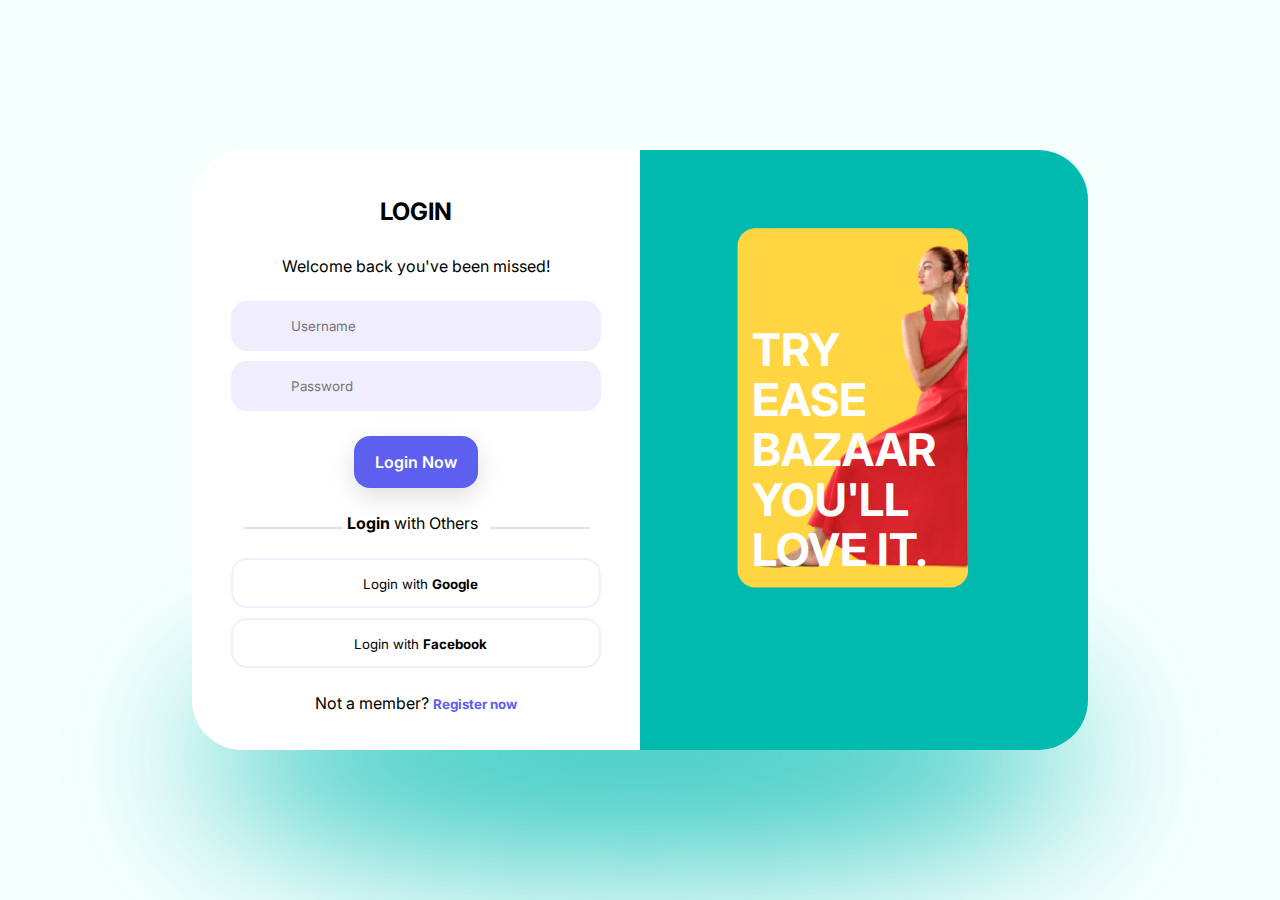
<file: index.html>
<!DOCTYPE html>
<html lang="en">

<head>
    <meta charset="UTF-8">
    <meta name="viewport" content="width=device-width, initial-scale=1.0">
    <title>Login/Signup</title>
    <link rel="stylesheet" href="style.css">
    <link rel="stylesheet" href="https://cdnjs.cloudflare.com/ajax/libs/font-awesome/6.5.2/css/all.min.css"
        integrity="sha512-SnH5WK+bZxgPHs44uWIX+LLJAJ9/2PkPKZ5QiAj6Ta86w+fsb2TkcmfRyVX3pBnMFcV7oQPJkl9QevSCWr3W6A=="
        crossorigin="anonymous" referrerpolicy="no-referrer" />
        <link rel="icon" href="./image/logo1.png">
</head>

<body>
    <div class="main">
        <div class="login">
            <div class="login-form">
                <form action="">
                    <h2>LOGIN</h2>
                    <p>Welcome back you've been missed!</p>
                    <div class="user">
                        <i class="fa-regular fa-user"></i>
                        <input type="text" placeholder="Username" class="user1" required>
                    </div>
                    <div class="pass">
                        <i class="fa-solid fa-lock"></i>
                        <input type="password" placeholder="Password">
                    </div>
                    <button class="login-bt"><a href="./main.html" target="_blank">Login Now</a></button>
                    <p class="log-other"><b>&nbsp;Login </b> with Others &nbsp; </p>
                    <button class="bt-social"><i class="fa-brands fa-google"></i> &nbsp; Login with <b>Google</b></button><br>
                    <button class="bt-social"><i class="fa-brands fa-facebook-f"></i> &nbsp; Login with <b>Facebook</b></button>
                    <p class="link">Not a member? <button type="button" class="reg-link">Register now</button></p>
                </form>
            </div>
        </div>

        <div class="image-div">
            <h1 class="ad-txt">TRY <br>EASE BAZAAR <br>YOU'LL <br>LOVE IT.</h1>
            <img src="./image/ad1.png" alt="" class="log-img">
        </div>
        <div class="login">
            <div class="login-form">
                <form action="">
                    <h2>SIGNUP</h2>
                    <p>Welcome back you've been missed!</p>
                    <div class="user">
                        <i class="fa-regular fa-user"></i>
                        <input type="text" placeholder="Username" class="user1" required>
                    </div>
                    <div class="pass">
                        <i class="fa-solid fa-lock"></i>
                        <input type="password" placeholder="Password">
                    </div>
                    <button class="login-bt"><a href="./main.html" target="_blank">Signup</a></button>
                    <p class="log-other"><b>&nbsp; Signup</b> with Others &nbsp; </p>
                    <button class="bt-social"><i class="fa-brands fa-google"></i> &nbsp; Signup with <b>Google</b></button><br>
                    <button class="bt-social"><i class="fa-brands fa-facebook-f"></i> &nbsp; Signup with <b>Facebook</b></button>
                    <p class="link">I'm already a member? <button type="button" class="reg-link" id="login">Login now</button></p>
                </form>
            </div>
        </div>
    </div>
    <div class="shadow"></div>
    <script src="app.js"></script>
</body>

</html>
</file>
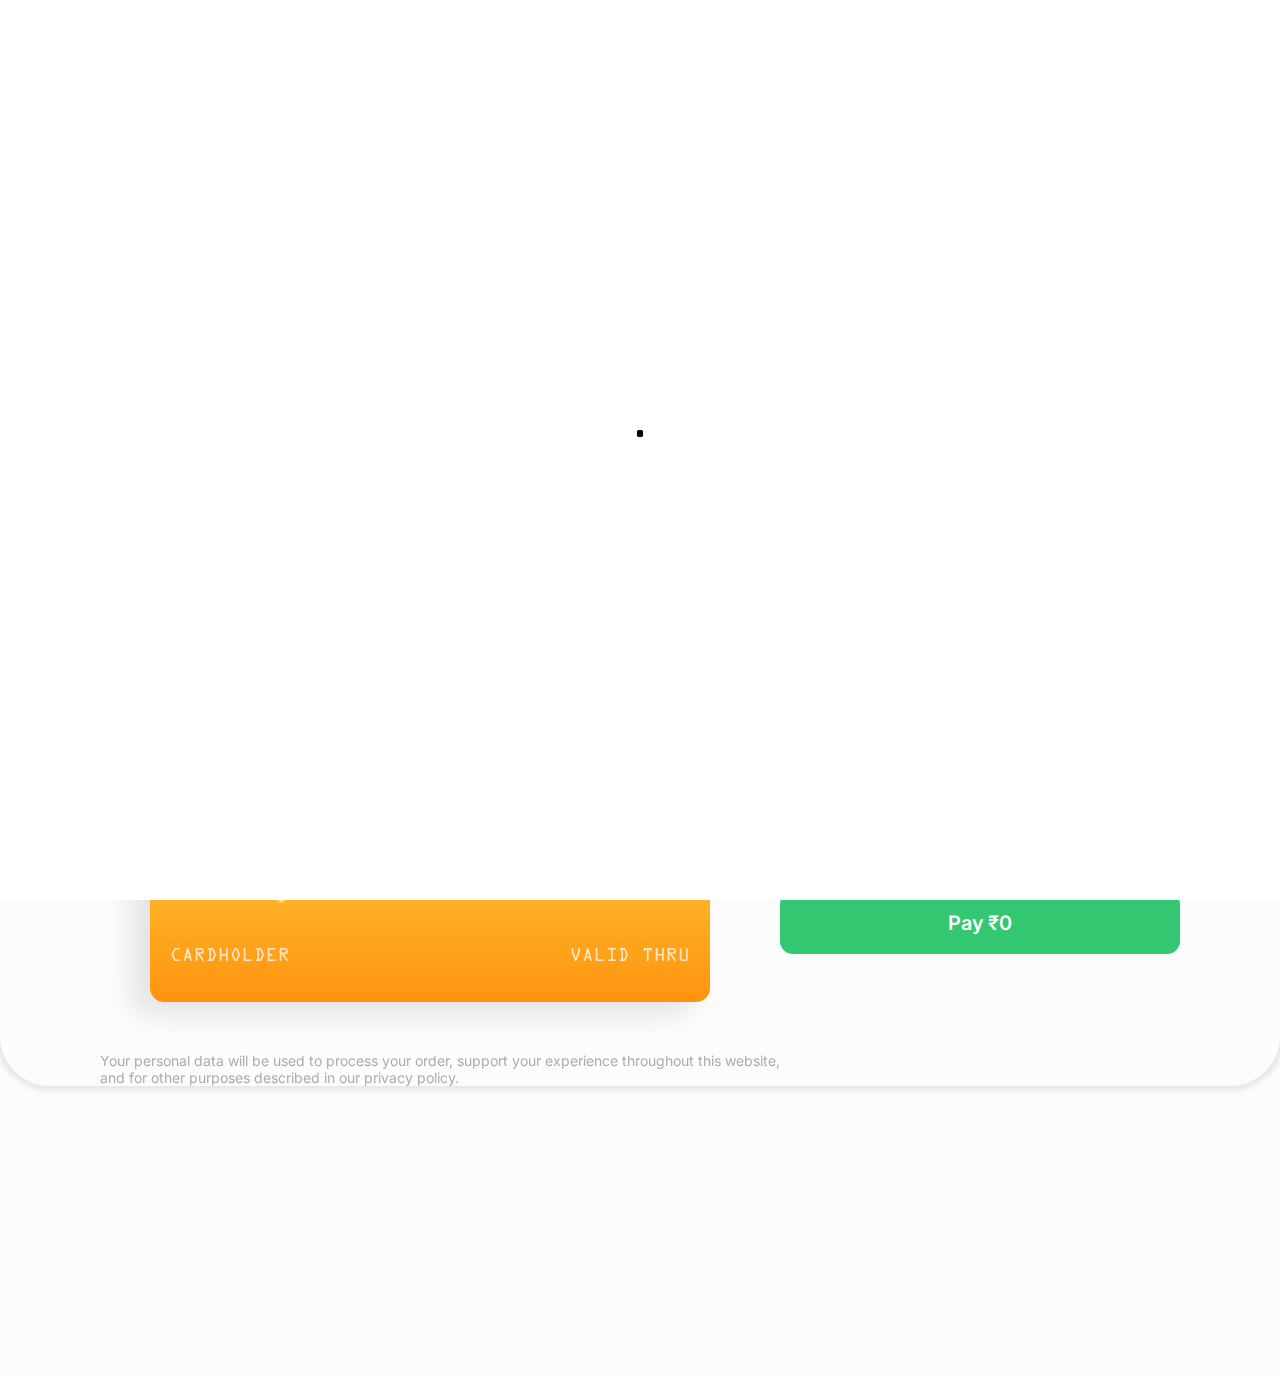
<file: payment.html>
<!DOCTYPE html>
<html lang="en">

<head>
    <meta charset="UTF-8">
    <meta name="viewport" content="width=device-width, initial-scale=1.0">
    <title>Payment</title>
    <link rel="stylesheet" href="https://cdnjs.cloudflare.com/ajax/libs/font-awesome/6.5.2/css/all.min.css"
        integrity="sha512-SnH5WK+bZxgPHs44uWIX+LLJAJ9/2PkPKZ5QiAj6Ta86w+fsb2TkcmfRyVX3pBnMFcV7oQPJkl9QevSCWr3W6A=="
        crossorigin="anonymous" referrerpolicy="no-referrer" />
    <link rel="stylesheet" href="./payment.css">
</head>

<body>
    <div class="navi">
        <div class="nav">
            <div class="logo">
                <img src="./image/logo.png" alt="" class="logo-img" width="202px" height="51px">
            </div>
            <div class="center-nav">
                <ul>
                    <li><a href="">Categories</a></li>
                    <li><a href="">Deals</a></li>
                    <li><a href="">What&#39;s New</a></li>
                    <li><a href="">Delivery</a></li>
                </ul>
            </div>
            <div class="search-nav">
                <div class="search-div">
                    <i class="fa-solid fa-magnifying-glass"></i>
                    <input type="text" placeholder="Search Product">
                </div>
                <div class="head-icons">
                    <p><i class="fa-regular fa-user"></i></p>
                    <p><i class="fa-solid fa-heart loved fa-regular"></i></p>
                    <p><i class="fa-solid fa-cart-shopping"></i></p>
                </div>
            </div>
        </div>
    </div>
    <div class="glass"></div>
    <div class="page-title">
        <p><span class="back-home">Home</span>/<span class="back-products"> Products </span>/ <span>Checkout</span></p>
    </div>
    <div class="delivery-main">
        <div class="del-details">
            <h2>Delivery Address</h2>
            <div class="add rect">
                <div class="h-add">
                    <div class="homei">
                        <i class="fa-solid fa-house"></i>
                    </div>
                    <h3>John Walker </h3>
                </div>
                <div class="t-add">
                    <p>789 Birch Lane, Apt 12B, Blue Ridge Apartments, Hillcrest Heights, Green</p>

                </div>
                <div class="add-name">
                    <div class="l-add">
                        <i class="fa-regular fa-user"></i>
                        <p>John Walker </p>
                    </div>
                    <div class="l-add">
                        <i class="fa-solid fa-phone"></i>
                        <p>xxxxxx6249</p>
                    </div>
                </div>
                <div class="r-add">
                    <p>Change</p>

                </div>
            </div>
        </div>

        <div class="t-group">
            <h2>Order Summary</h2>
            <div class="total">

                <div class="cart-total">

                    <div class="sub-total">
                        <p>Subtotal:</p>
                        <p class="sub">₹0</p>
                    </div>
                    <div class="sub-total">
                        <p>Shipping:</p>
                        <p>Free</p>
                    </div>
                    <div class="sub-total">
                        <p>Total:</p>
                        <p class="total-price">₹0</p>
                    </div>
                </div>

            </div>
        </div>
    </div>
    <div class="pay">
        <div class="pay-left">
            <div class="payment-main">
                <h2>Select a payment method</h2>
                <div class="payment-group">
                    <div class="pay-type">
                        <button class="btn atm active">ATM Card</button>
                        <button class="btn upi">UPI</button>
                        <button class="btn cod">Cash on Delivery </button>
                        <button class="btn emi">EMI</button>
                    </div>
                </div>
            </div>
            <div class="card-main">
                <div class="card-group">
                    <div class="card">
                        <img src="./image/world.png" alt="" class="world">
                        <img src="./image/visa.png" alt="" class="visa">
                        <h2 id="card-num"></h2>
                        <div class="due">
                            <div class="left">
                                <p>CARDHOLDER</p>
                                <p class="holder"></p>
                            </div>
                            <div class="Right">
                                <p>VALID THRU</p>
                                <p class="exp0"></p>
                            </div>
                        </div>
                    </div>
                    <p class="desc">Your personal data will be used to process your order,
                        support your experience throughout
                        this website, and
                        for other purposes described in our privacy policy.</p>
                </div>
            </div>
        </div>
        <div class="pay-right">
            <div class="card-details">
                <h2>Payment Details</h2>
                <br>
                <label>Card Holder Name</label><br>
                <input type="text" class="Holder-input"><br>
                <label>Card Number</label><br>
                <input type="text" id="cardNumber" placeholder="XXXX XXXX XXXX XXXX" maxlength="19"><br>
                <div class="exp">
                    <div class="ccv">
                        <label>Exp Date</label><br>
                        <input type="text" class="half exp1" placeholder="00/00" maxlength="4">
                    </div>
                    <div class="ccv">
                        <label>ccv</label><br>
                        <input type="password" class="half" maxlength="3">
                    </div>

                </div>

                <button class="pay-btn">Pay <span>₹0</span></button>


            </div>
        </div>

    </div>
    <div class="upi-container" id="upi">
        <div>
            <label class="lab">Enter UPI ID</label><br>
            <input type="text" class="Holder-input" required><br>
        </div>

        <button class="pay-btn">Pay<span>₹0</span></button>
    </div>
    <div class="cod-container">
        <div class="cod-mini">
            <div class="extra">
                <p>Due to handling costs, a nominal fee of ₹10 will be charged</p>
            </div>
            <div class="cod-bottom">
                <img src="./image/download.png" alt="">
                <input type="text" placeholder="Enter the characters" class="con" maxlength="3">
                <button class="pay-btn cona">Confirm Order</button>
                <p class="error">Incorrect text entered. Please try again.</p>
            </div>
        </div>
    </div>
    <div class="p-s-main">
        <div class="pay-success-main">
            <div class="pay-s-container">
                <div class="pay-s-head">
                    <h2>Payment Success!</h2>
                    <p>Your payment has been successfully done.</p>
                </div>
                <div class="pay-s-price">
                    <p>Total Payment</p>
                    <h1>₹ 1,000,000</h1>
                </div>
                <div class="pay-s">
                    <div class="pay-s-details">
                        <div class="pay-s-1">
                            <p class="p1">Ref Number</p>
                            <p class="p2">000085752257</p>
                        </div>
                        <div class="pay-s-2">
                            <p class="p1">Payment Time</p>
                            <p class="p2"></p>
                        </div>
                    </div>
                    <div class="pay-s-details">
                        <div class="pay-s-1">
                            <p class="p1">Payment Method</p>
                            <p class="p2">Bank Transfer</p>
                        </div>
                        <div class="pay-s-2">
                            <p class="p1">Sender Name</p>
                            <p class="p2 name">Antonio Roberto</p>
                        </div>
                    </div>
                </div>
                <div class="pay-s-button">
                    <button class="bt-1">Back</button>
                    <button class="bt-2">Home</button>
                </div>
            </div>
        </div>
    </div>
    <footer>
        <div class="footer-container">
            <div class="footer-section">
                <h4>Customer Service</h4>
                <ul>
                    <li><a href="#">Contact Us</a></li>
                    <li><a href="#">Order Tracking</a></li>
                    <li><a href="#">Returns & Exchanges</a></li>
                </ul>
            </div>
            <div class="footer-section">
                <h4>About Us</h4>
                <ul>
                    <li><a href="#">Our Story</a></li>
                    <li><a href="#">Careers</a></li>
                    <li><a href="#">Press</a></li>
                </ul>
            </div>
            <div class="footer-section">
                <h4>Follow Us</h4>
                <ul>
                    <li><a href="#">Facebook</a></li>
                    <li><a href="#">Instagram</a></li>
                    <li><a href="#">Twitter</a></li>
                </ul>
            </div>

        </div>
        <div class="footer-bottom">
            <p>&copy; EASE BAZAAR. All rights reserved.</p>
        </div>
    </footer>
    <div class="container">
        <div class="dot"></div>
        <div class="dot"></div>
        <div class="dot"></div>
        <div class="dot"></div>
        <div class="dot"></div>
        <div class="dot"></div>
    </div>
    <div class="white">
    </div>
    <script src="payment.js" defer></script>
</body>

</html>
</file>
<file: style.css>
@import url('https://fonts.googleapis.com/css?family=Inter:100,200,300,regular,500,600,700,800,900');

* {
    box-sizing: border-box;
    margin: 0;
    padding: 0;
    font-family: Inter, sans-serif;
}

body {
    width: 100%;
    height: 100vh;
    display: flex;
    align-items: center;
    justify-content: center;
    background-color: #F5FFFD;
}

.main {
    width: 70%;
    height: 600px;
    border-radius: 50px;
    display: flex;
    overflow: hidden;
    background-color: #fff;
    position: relative;
}

.login {
    height: 600px;
    flex: 1;
}

.image-div {
    height: 600px;
    flex: 1;
    position: absolute;
    right: 0px;
    top: 0px;
    background-color: #00BAB0;
    width: 50%;
    z-index: 2;
}

.login {
    display: flex;
    align-items: center;
    justify-content: center;
    padding: 25px;
    flex-direction: column;
    text-align: center;
}

.log-other {
    margin-top: 5px;
}

.login-form h2 {
    padding: 30px 0;
}

.login-form input {
    width: 370px;
    height: 50px;
    background-color: #F0EDFF;
    margin: 5px 0;
    border-radius: 16px;
    border: none;
    padding-left: 60px;
}

.user, .pass {
    display: flex;
    position: relative;
}

.user i, .pass i {
    position: relative;
    left: 40px;
    top: 20px;
}

.login-form p {
    padding: 0 0 20px 0;
}

.login-bt {
    background-color: #5d5fef;
    height: 52px;
    width: 124px;
   
    border-radius: 16px;
    border: none;
    margin: 20px 0;
    box-shadow: 0 8px 24px rgba(0, 0, 0, 0.132);
    cursor: pointer;
}
.login-bt a{
    color: #fff;
    font-size: 1rem;
    font-weight: 600;
    text-decoration: none;
}

.login-bt:active {
    box-shadow: none;
}

.log-other::before, .log-other::after {
    content: "";
    display: inline-block;
    width: 100px;
    height: 2px;
    background-color: #dfdfff;
}

.bt-social {
    width: 370px;
    height: 50px;
    border-radius: 16px;
    margin: 5px 0;
    background-color: transparent;
    border: 2px solid #F0EDFF;
}

.bt-social i {
    font-size: 1rem;
}

.bt-social:hover {
    background-color: #1d1b1b;
    color: #fff;
    transition: 300ms ease-in-out;
}

.reg-link {
    font-weight: bold;
    text-decoration: none;
    color: #5D5FEF;
    background-color: transparent;
    border: none;
    cursor: pointer;
}

.link {
    margin-top: 20px;
}

.log-img {
    width: 100%;
    object-fit: cover;
}

.ad-txt {
    position: absolute;
    top: 50%;
    left: 50%;
    transform: translate(-50%, -50%);
    font-size: 45px;
    color: #ffffff;
    line-height: 50px;
}

.shadow {
    width: 889px;
    height: 207px;
    border-radius: 100%;
    position: absolute;
    bottom: 40px;
    left: 50%;
    transform: translate(-50%);
    background-color: #00BAB0;
    z-index: -1;
    filter: blur(80px);
    opacity: .8;
}
</file>
<file: payment.css>
@import url('https://fonts.googleapis.com/css?family=Inter:100,200,300,regular,500,600,700,800,900');
@import url('https://fonts.googleapis.com/css?family=Krona+One:regular');

@font-face {
    font-family: cardFont;
    src: url(./Fonts/OCR\ A\ Std\ Medium.otf);
}

*,
p {
    box-sizing: border-box;
    margin: 0;
    padding: 0;
    font-family: 'Inter', sans-serif;
    /* outline: .5px solid green; */
}


html,
body {
    scroll-behavior: smooth;
    width: 100%;
    background-color: #FCFCFC;
    overflow-x: hidden;
}

body {
    position: relative;
    margin-bottom: 290px;
    border: none;
    border-radius: 0 0 50px 50px;
    box-shadow: 0px 0px 5px 5px rgba(0, 0, 0, 0.083);
}

button {
    cursor: pointer;
}

.slider {
    margin-top: 100px;
}

.navi {
    padding: 0 20px;

}


.nav {
    width: 100%;
    display: grid;
    grid-template-columns: 1fr 1fr 1fr;
    column-gap: 20px;
    height: 70px;
    padding: 0 20px;
    position: fixed;
    z-index: 4;
    transform: translateX(-50%);
    left: 50%;
}

.glass {
    width: 100%;
    height: 70px;
    position: fixed;
    background: rgba(255, 255, 255, 0.739);
    border-radius: 0 0 16px 16px;
    z-index: 3;
    backdrop-filter: blur(1.5px);
    -webkit-backdrop-filter: blur(5px);
    border: 1px solid rgba(255, 255, 255, 0.3);
}

.logo {
    display: flex;
    align-items: center;
    justify-content: start;
}

.center-nav {
    display: flex;
    justify-content: space-between;
    margin-right: 20px;
}

.center-nav ul {
    list-style-type: none;
    display: flex;
    justify-content: space-between;
    align-items: center;
    flex: 1;
    margin: 0;
}

.center-nav li a {
    text-decoration: none;
    font-weight: 600;
    color: black;
}

.search-nav {
    display: flex;
    align-items: center;
    justify-content: space-between;
}

.search-div {
    position: relative;
    margin-right: 20px;
}

.search-div i {
    position: absolute;
    left: 20px;
    bottom: 25px;
}

.head-icons {
    display: flex;
    gap: 50px;
}

.search-div input {
    width: 100%;
    max-width: 253px;
    height: 28px;
    border-radius: 15px;
    background-color: transparent;
    border: 1px solid black;
    text-align: center;
}

.page-title {
    margin-top: 90px;
    margin-bottom: 20px;
    padding-left: 30px;
    font-size: 14px;
}

.page-title p span {
    margin: 0 10px;
    cursor: pointer;
}

.delivery-main {
    display: flex;
    justify-content: space-around;
}

.add {
    border-radius: 4px;
    box-shadow: 0 2px 12px rgba(0, 0, 0, 0.1);
    padding: 30px;
    max-width: 540px;
    margin-bottom: 30px;
    margin: 30px 0;
}


.h-add {
    display: grid;
    grid-template-columns: 50px 1fr;
    gap: 10px;
    font-size: 24px;
    font-weight: 600;
    padding-bottom: 10px;
}

.homei {
    display: flex;
    align-items: center;
    justify-content: center;
    font-size: 20px;
    height: 40px;
    background-color: #FFFAE0;
    color: #FFCF6D;
    border-radius: 50%;
    margin-right: 10px;


}

.t-add {
    font-size: 14px;
    color: rgba(0, 0, 0, 0.504);
    padding-bottom: 10px;
    border-bottom: 1px solid rgba(0, 0, 0, 0.152);
}

.add-name {
    display: flex;
    padding-bottom: 5px;
    border-bottom: 1px solid rgba(0, 0, 0, 0.156);
    justify-content: space-between;
    padding: 20px;
}

.l-add {

    display: flex;
    gap: 10px;
    align-items: center;
}

.r-add {
    width: 50%;
    display: flex;
    justify-content: space-between;
    align-items: center;
    color: #0A77F6;
    font-weight: 20px;
    font-weight: 600;
    padding-top: 20px;
}

.total {
    border: 2px solid black;
    border-radius: 8px;
    margin: 30px 0;
    padding: 40px 90px;
}

.cart-total {
    display: flex;
    flex-direction: column;
    gap: 40px;
    margin-bottom: 10px;
}

.sub-total {
    display: flex;
    gap: 120px;
    justify-content: space-between;
    padding: 5px 0;
    border-bottom: 1px solid black;
}

.checkout {
    display: flex;
    align-items: center;
    justify-content: center;
}

.payment-main {
    margin-left: 50px;
}

.pay-type {
    display: flex;
    gap: 40px;
    margin-top: 20px;
    height: 40px;
}

.btn {
    background-color: #cbfee0;
    border-radius: 10px;
    padding: 10px 20px;
    border: none;
    font-weight: 600;
}

.active {
    border: 2px solid #32C770;
    box-shadow: 0 0 5px 3px #32c77040;
}

form {
    margin-top: 20px;
}

input {
    background-color: transparent;
    width: 400px;
    height: 63px;
    border: 2px solid #ACACAC;
    border-radius: 13px;
    padding-left: 10px;
    margin-bottom: 10px;
    font-size: 18px;
    margin-bottom: 20px;
    text-align: center;
}

.half {
    width: 150px;
}

.exp {
    display: flex;
    justify-content: space-between;

}

.pay-btn {
    width: 400px;
    height: 63px;
    font-weight: 600;
    background-color: #32C770;
    border-radius: 13px;
    color: #FCFCFC;
    border: none;
    font-size: 20px;
    margin-top: 20px;

}

.card {
    background-image: linear-gradient(360deg, #FF930F, #FFF95B);
    width: 560px;
    height: 350px;
    border-radius: 14px;
    margin: 50px;
    position: relative;
    overflow: hidden;
    color: white;
    box-shadow: -18px 11px 30px rgba(0, 0, 0, 0.106);
}

.world {
    position: absolute;
    left: -100px;
    top: -150px;
}

.visa {
    position: absolute;
    right: 70px;
    top: 50px;
    transform: scale(1.5);
}

#card-num {
    position: absolute;
    left: 50%;
    top: 50%;
    transform: translate(-50%, -50%);
    word-spacing: 3px;
    width: 505px;
    font-family: cardFont;
    font-size: 36px;

}

.due {
    display: flex;
    justify-content: space-between;
    width: 560px;
    position: absolute;
    left: 0px;
    bottom: 30px;
    padding: 0 20px;

}

.due p {
    font-family: cardFont;
    margin-bottom: 5px;
    opacity: 75%;
}

.desc {
    color: #ACACAC;
    font-size: 14px;
}

.pay {
    display: flex;
    justify-content: space-around;
    padding: 0 100px;
    margin-top: 30px;

}

.lab {
    margin-bottom: 15px;
}

.cod-container {
    margin-top: 30px;
    display: flex;
    justify-content: center;
    margin-bottom: 50px;
}

.extra {
    padding: 5px 20px;
    background-color: #fef7e9;
    border: 1px solid #af7b1c;
    width: max-content;
}

.cod-bottom {
    display: flex;
    align-items: center;
    gap: 40px;
    margin-top: 20px;
    position: relative;
}

.con {
    margin: 0;
    padding: 0;

}

.error {

    position: absolute;
    bottom: -25px;
    left: 330px;
    color: red;
    display: none;
}


.cona {
    margin: 0;
    padding: 0;
}

.cod-container,
.upi-container {
    display: none;
}


footer {
    background-color: #ffffff;
    padding: 20px 0;
    position: relative;
    bottom: 0;
    width: 100%;
}

.footer-container {
    display: flex;
    justify-content: space-around;
    flex-wrap: wrap;
    padding-top: 50px;
}

.footer-section {
    flex: 1;
    padding: 20px;
    min-width: 200px;
}

.footer-section h4 {
    padding-bottom: 10px;
    margin-bottom: 10px;
}

.footer-section ul {
    list-style: none;
    padding: 0;
}

.footer-section ul li {
    margin-bottom: 10px;
}

.footer-section ul li a {
    color: #000000;
    text-decoration: none;
    transition: color 0.3s;
}

.footer-section ul li a:hover {
    color: rgb(255, 255, 255);
}

.footer-section form {
    display: flex;
    flex-direction: column;
}

.footer-section input[type="email"] {
    padding: 10px;
    margin-bottom: 10px;
    border: 2px solid black;
    border-radius: 15px;
    background-color: transparent;
    margin-right: 50px;
}

.footer-section input {
    border: none;
}

.footer-section button {
    padding: 10px;
    border: none;
    background-color: rgb(255, 255, 255);
    color: #000000;
    cursor: pointer;
    border-radius: 15px;
    transition: background-color 0.3s;
}

.footer-section button:hover {
    background-color: rgb(0, 0, 0);
    color: white;
}

.footer-bottom {
    text-align: center;
    margin-top: 20px;
}

footer {
    position: fixed;
    left: 0;
    bottom: 0;
    z-index: -1;
}

.p-s-main {
    transition: all 2s ease-in-out;
}

.pay-success-main {
    width: 619px;
    height: 526px;
    box-shadow: 0 8px 32px rgba(0, 0, 0, 0.165);
    border-radius: 20px;
    position: absolute;
    left: 50%;
    top: 50%;
    transform: translate(-50%, -50%);
    background-color: white;
    display: flex;
    align-items: center;
    justify-content: center;


}

.p-s-main {
    display: none;
}

.pay-s-head {
    text-align: center;
    padding: 0 40px;
}

.pay-s-head h2 {
    font-size: 20px;
    font-weight: 600;
    margin-bottom: 6px;
}

.pay-s-head p {
    font-size: 14px;
    padding-bottom: 24px;
    border-bottom: 1px solid rgba(0, 0, 0, 0.379);
}

.pay-s-price {
    text-align: center;
    margin-top: 24px;
}

.pay-s-price p {
    font-size: 14;
    margin-bottom: 6px;
}

.pay-s-price h1 {
    font-size: 24;
    margin-bottom: 24px;
}

.pay-s {
    display: flex;
    flex-direction: column;
    align-items: center;
}

.pay-s-details {
    display: flex;
    gap: 12px;
    margin-bottom: 12px;
}

.pay-s-1,
.pay-s-2 {
    width: 178px;
    height: 62px;
    border-radius: 6px;
    border: 1px solid #EDEDED;
    padding-left: 20px;
    padding-top: 10px;
}

.p1 {
    font-size: 12px;
    color: #707070;
    margin-bottom: 4px;
}

.p2 {
    font-size: 13px;
    color: #121212;
    font-weight: 500;
}

.pay-s-button button {
    width: 245px;
    height: 44px;
    border-radius: 8px;
    margin-top: 52px;

}

.bt-1 {
    background-color: transparent;
    border: 1px solid rgba(0, 0, 0, 0.412);
    margin-right: 20px;
}

.bt-2 {
    background-color: #32C770;
    color: white;
    border: none;
}

.white {
    position: fixed;
    top: 0;
    left: 0;
    width: 100%;
    height: 100vh;
    z-index: 100;
    background-color: white;
}

.container {
    --uib-size: 40px;
    --uib-color: black;
    --uib-speed: 1.5s;
    --dot-size: calc(var(--uib-size) * 0.17);
    position: relative;
    display: flex;
    align-items: center;
    justify-content: flex-start;
    height: var(--uib-size);
    width: var(--uib-size);
    animation: smoothRotate calc(var(--uib-speed) * 1.8) linear infinite;
    position: fixed;
    top: 50%;
    left: 50%;
    transform: translate(-50%, -50%);
    z-index: 101;
}

.dot {
    position: absolute;
    top: 0;
    left: 0;
    display: flex;
    align-items: flex-start;
    justify-content: center;
    height: 100%;
    width: 100%;
    animation: rotate var(--uib-speed) ease-in-out infinite;
}

.dot::before {
    content: '';
    height: var(--dot-size);
    width: var(--dot-size);
    border-radius: 50%;
    background-color: var(--uib-color);
    transition: background-color 0.3s ease;
}

.dot:nth-child(2),
.dot:nth-child(2)::before {
    animation-delay: calc(var(--uib-speed) * -0.835 * 0.5);
}

.dot:nth-child(3),
.dot:nth-child(3)::before {
    animation-delay: calc(var(--uib-speed) * -0.668 * 0.5);
}

.dot:nth-child(4),
.dot:nth-child(4)::before {
    animation-delay: calc(var(--uib-speed) * -0.501 * 0.5);
}

.dot:nth-child(5),
.dot:nth-child(5)::before {
    animation-delay: calc(var(--uib-speed) * -0.334 * 0.5);
}

.dot:nth-child(6),
.dot:nth-child(6)::before {
    animation-delay: calc(var(--uib-speed) * -0.167 * 0.5);
}

@keyframes rotate {
    0% {
        transform: rotate(0deg);
    }

    65%,
    100% {
        transform: rotate(360deg);
    }
}

@keyframes smoothRotate {
    0% {
        transform: rotate(0deg);
    }

    100% {
        transform: rotate(360deg);
    }
}

@media only screen and (max-width:767px) {

    .center-nav,
    .search-nav {
        display: none;
    }

    .card {
        display: none;
    }

    .delivery-main,
    .pay {
        display: flex;
        flex-direction: column;
    }

    .pay {
        padding: 0 20px;
        padding-bottom: 60px;
    }

    .payment-main {
        padding: 0;
        margin: 0;
        margin-bottom: 50px;
    }

    .btn {
        width: fit-content;
        text-wrap: nowrap;
        font-size: 10px;


    }

    .pay-type {
        display: flex;
        width: 100%;
        gap: 10px;
    }

    .card-main {
        margin-bottom: 40px;
    }

    .upi-container {
        margin: 0 25px;
        display: flex;
        flex-direction: column;
        padding: 25px;
        padding-bottom: 60px;
    }

    #upi {
        margin: 0;
    }

    .Holder-input {
        width: 100%;
    }

    .pay-btn {
        width: 100%;
    }

    .cod-mini {
        padding: 0 25px;
    }

    .extra {
        width: 100%;
    }

    .cod-bottom {
        display: flex;
        flex-direction: column;
    }

    .con {
        width: 100%;
    }

    .card-details input {
        width: 100%;
    }

    .card-details {
        padding: 20px 0;
    }

    .exp {
        gap: 5px;
    }

    .delivery-main {
        padding: 0 25px;
    }
}
</file>
